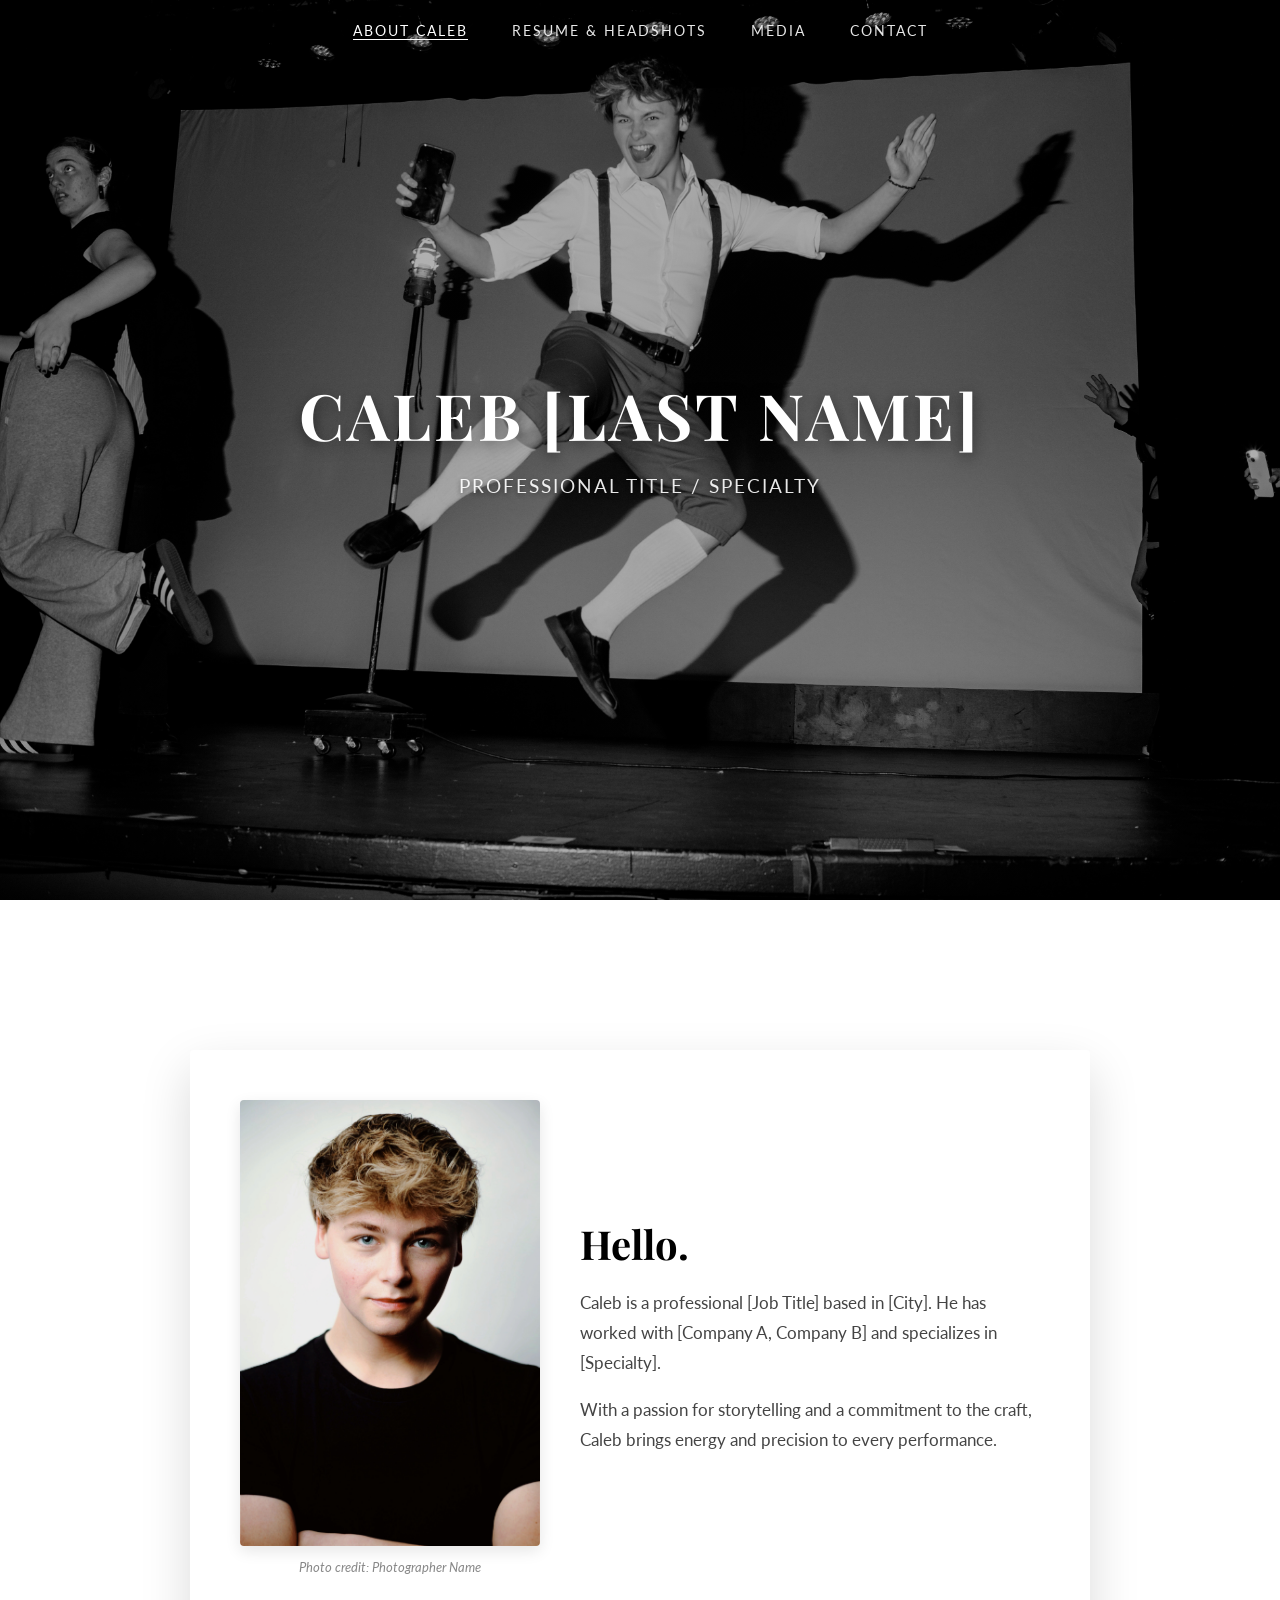
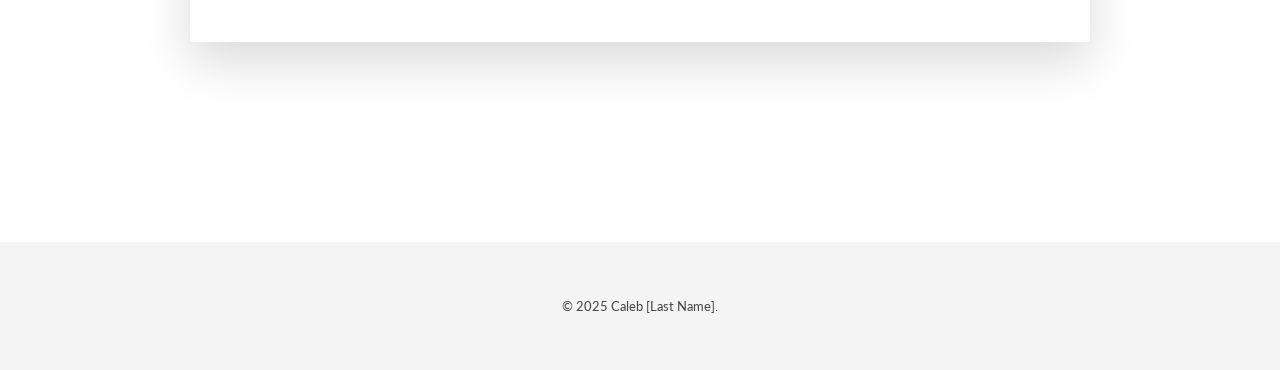
<file: index.html>
<!DOCTYPE html>
<html lang="en">
<head>
    <meta charset="UTF-8">
    <meta name="viewport" content="width=device-width, initial-scale=1.0">
    <title>Caleb | Home</title>
    <link rel="stylesheet" href="style.css">
    <link href="https://fonts.googleapis.com/css2?family=Playfair+Display:wght@400;700&family=Lato:wght@300;400&display=swap" rel="stylesheet">
</head>
<body>

    <header class="immersive-header">
        <nav>
            <ul>
                <li><a href="index.html" class="active">About Caleb</a></li>
                <li><a href="resume.html">Resume & Headshots</a></li>
                <li><a href="media.html">Media</a></li>
                <li><a href="contact.html">Contact</a></li>
            </ul>
        </nav>
    </header>

    <section class="hero-immersive" id="hero">
        <div class="hero-content">
            <h1>Caleb [Last Name]</h1>
            <p class="tagline-hero">PROFESSIONAL TITLE / SPECIALTY</p>
        </div>
    </section>

    <section class="about-reveal" id="reveal">
        <div class="content-section">
            <div class="profile-container">
                <div class="headshot-placeholder">
                    <img src="headshot.jpg" alt="Caleb Headshot">
                    <p class="caption">Photo credit: Photographer Name</p>
                </div>
                <div class="bio-text">
                    <h2>Hello.</h2>
                    <p>Caleb is a professional [Job Title] based in [City]. He has worked with [Company A, Company B] and specializes in [Specialty].</p>
                    <p>With a passion for storytelling and a commitment to the craft, Caleb brings energy and precision to every performance.</p> 
                </div>
            </div>
        </div>
    </section>

    <footer>
        <p>&copy; 2025 Caleb [Last Name].</p>
    </footer>

    <script>
        // Select the elements we need to watch and manipulate
        const heroSection = document.getElementById('hero');
        const revealSection = document.getElementById('reveal');

        // Create an observer that watches for when the bio section enters the screen
        const observer = new IntersectionObserver((entries) => {
            entries.forEach(entry => {
                // If the bio section is even slightly visible (isIntersecting)...
                if (entry.isIntersecting) {
                    // Add the 'scrolled-state' class to the hero
                    heroSection.classList.add('scrolled-state');
                } else {
                    // Otherwise remove it (if you scroll back up)
                    heroSection.classList.remove('scrolled-state');
                }
            });
        }, { threshold: 0.1 }); // Trigger when 10% of the bio section is visible

        // Start watching the reveal section
        observer.observe(revealSection);
    </script>

</body>
</html>
</file>
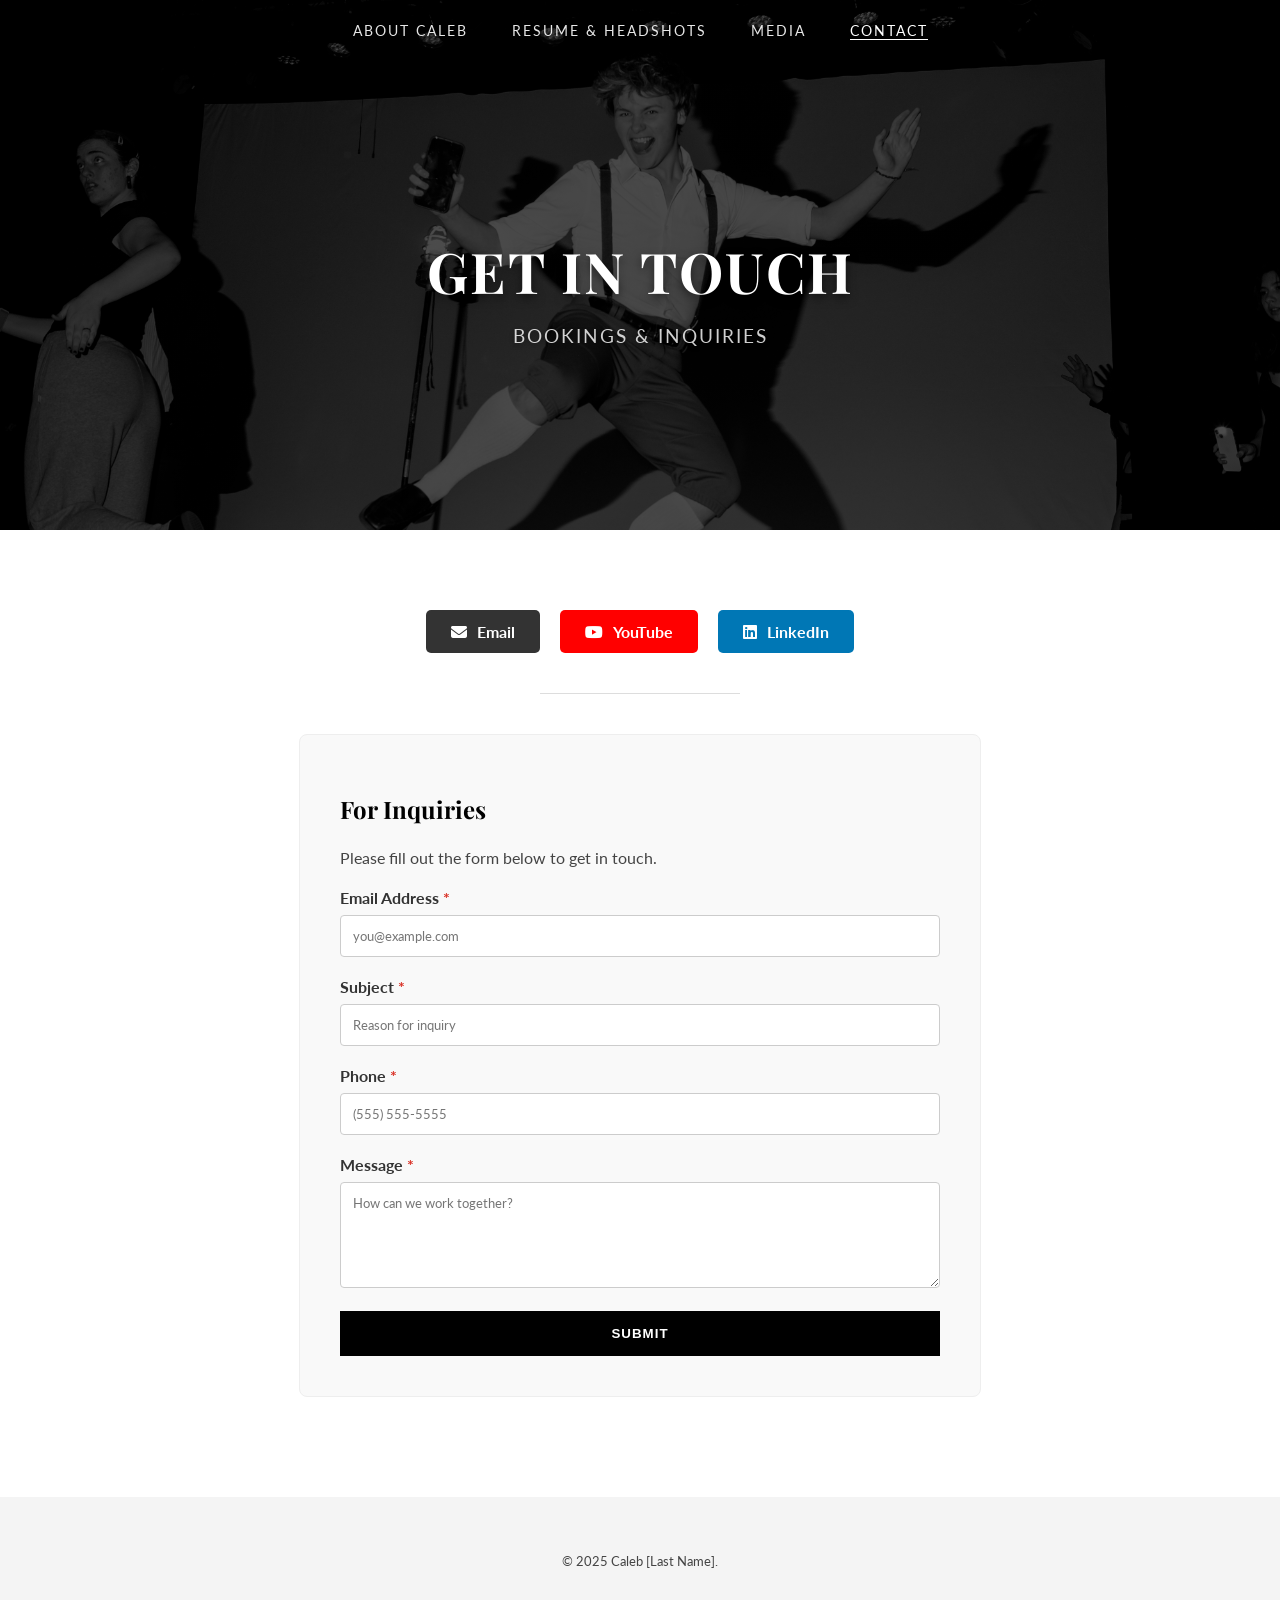
<file: contact.html>
<!DOCTYPE html>
<html lang="en">
<head>
    <meta charset="UTF-8">
    <meta name="viewport" content="width=device-width, initial-scale=1.0">
    <title>Caleb | Contact</title>
    <link rel="stylesheet" href="style.css">
    <link href="https://fonts.googleapis.com/css2?family=Playfair+Display:wght@400;700&family=Lato:wght@300;400&display=swap" rel="stylesheet">
    <link rel="stylesheet" href="https://cdnjs.cloudflare.com/ajax/libs/font-awesome/6.4.0/css/all.min.css">
</head>
<body>

    <header class="immersive-header">
        <nav>
            <ul>
                <li><a href="index.html">About Caleb</a></li>
                <li><a href="resume.html">Resume & Headshots</a></li>
                <li><a href="media.html">Media</a></li>
                <li><a href="contact.html" class="active">Contact</a></li>
            </ul>
        </nav>
    </header>

    <section class="sub-hero">
        <div class="sub-hero-content">
            <h1>Get in Touch</h1>
            <p class="tagline-hero">Bookings & Inquiries</p>
        </div>
    </section>

    <main class="page-content-wrapper">
        <section class="content-section">
            
            <div class="contact-buttons">
                <a href="mailto:exampleemail@gmail.com" class="btn-social email">
                    <i class="fas fa-envelope"></i> Email
                </a>
                
                <a href="https://www.youtube.com/@YourChannelHandle" target="_blank" class="btn-social youtube">
                    <i class="fab fa-youtube"></i> YouTube
                </a>

                <a href="https://www.linkedin.com/in/yourprofile" target="_blank" class="btn-social linkedin">
                    <i class="fab fa-linkedin"></i> LinkedIn
                </a>
            </div>

            <hr class="divider">

            <div class="form-container">
                <h2>For Inquiries</h2>
                <p>Please fill out the form below to get in touch.</p>

                <form action="https://formspree.io/f/mnneegnl" method="POST">
                    
                    <div class="form-group">
                        <label for="email">Email Address <span class="required">*</span></label>
                        <input type="email" id="email" name="email" placeholder="you@example.com" required>
                    </div>

                    <div class="form-group">
                        <label for="subject">Subject <span class="required">*</span></label>
                        <input type="text" id="subject" name="subject" placeholder="Reason for inquiry" required>
                    </div>

                    <div class="form-group">
                        <label for="phone">Phone <span class="required">*</span></label>
                        <input type="tel" id="phone" name="phone" placeholder="(555) 555-5555" required>
                    </div>

                    <div class="form-group">
                        <label for="message">Message <span class="required">*</span></label>
                        <textarea id="message" name="message" rows="5" placeholder="How can we work together?" required></textarea>
                    </div>

                    <button type="submit" class="btn-submit">SUBMIT</button>

                </form>
            </div>

        </section>
    </main>

    <footer>
        <p>&copy; 2025 Caleb [Last Name].</p>
    </footer>

</body>
</html>
</file>
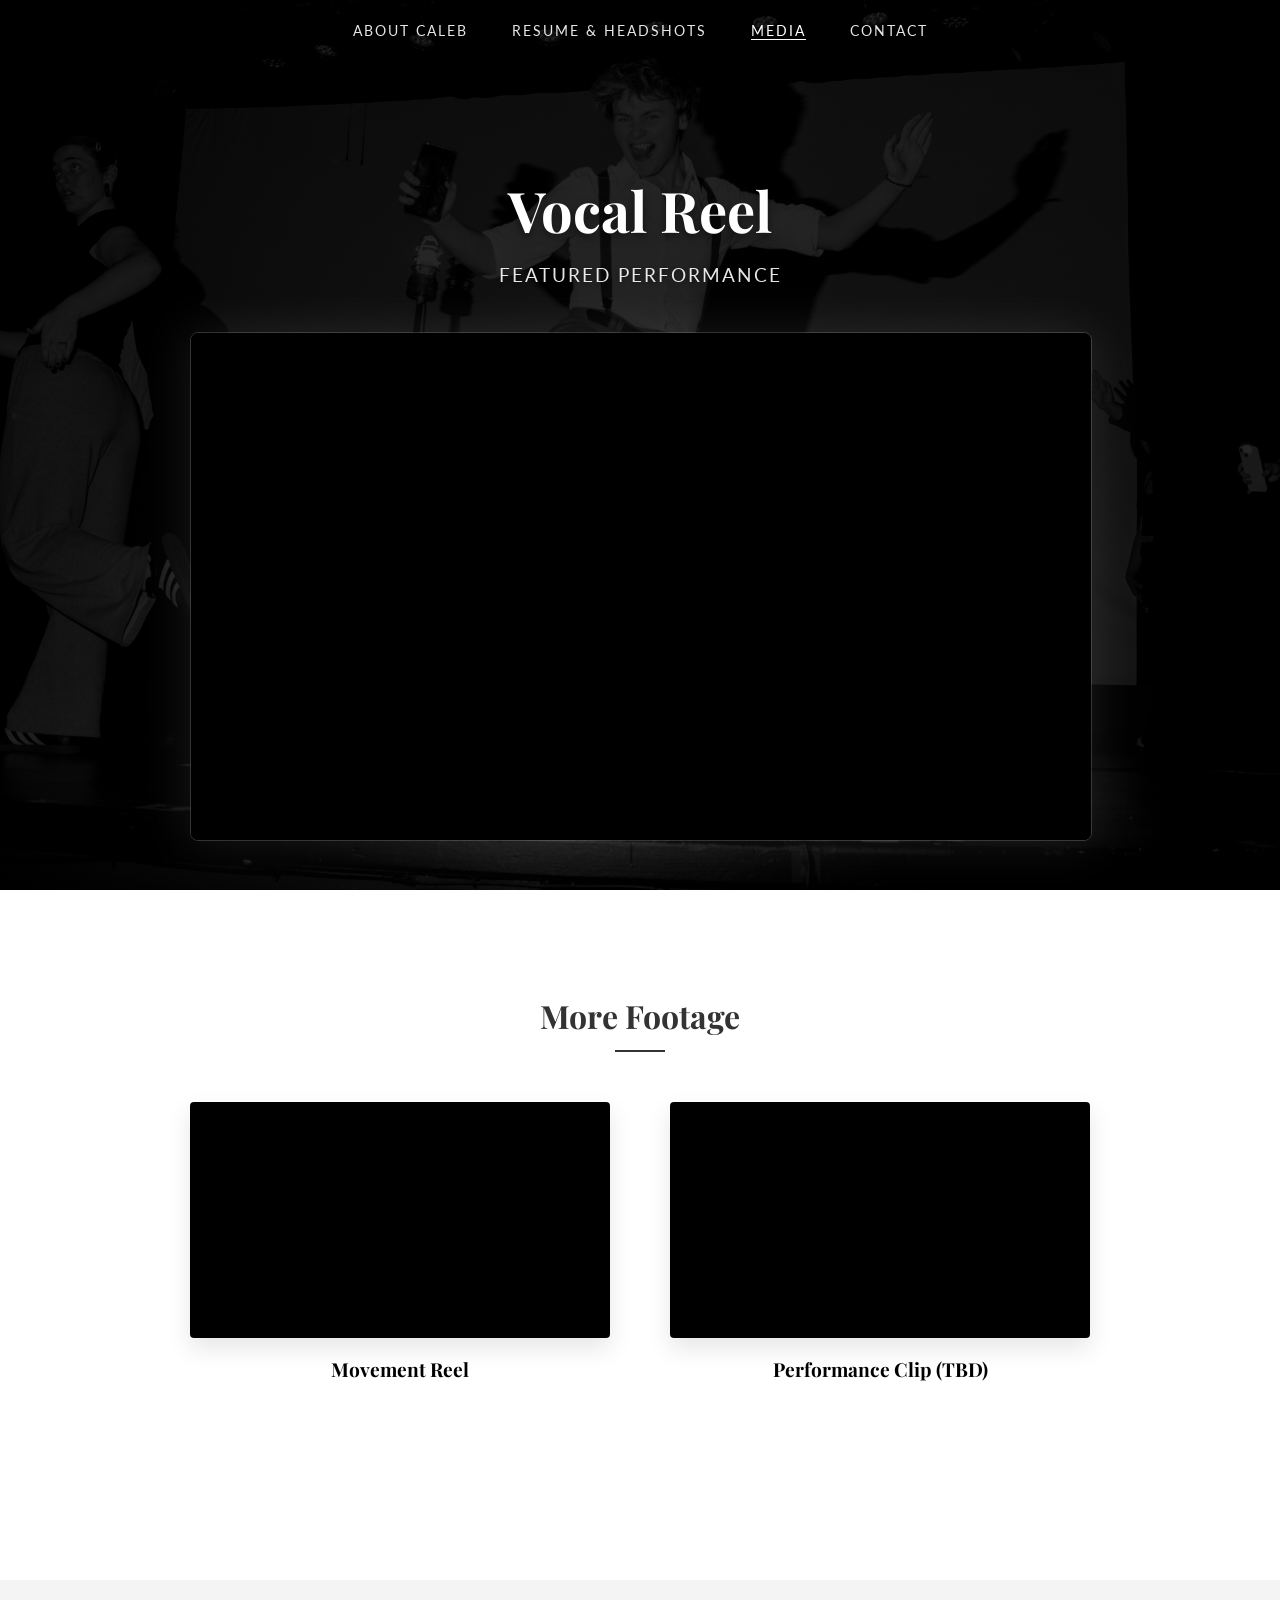
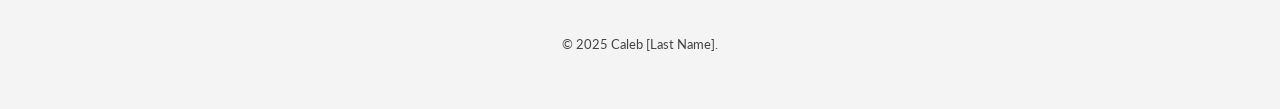
<file: media.html>
<!DOCTYPE html>
<html lang="en">
<head>
    <meta charset="UTF-8">
    <meta name="viewport" content="width=device-width, initial-scale=1.0">
    <title>Caleb | Media</title>
    <link rel="stylesheet" href="style.css">
    <link href="https://fonts.googleapis.com/css2?family=Playfair+Display:wght@400;700&family=Lato:wght@300;400&display=swap" rel="stylesheet">
</head>
<body>

    <header class="immersive-header">
        <nav>
            <ul>
                <li><a href="index.html">About Caleb</a></li>
                <li><a href="resume.html">Resume & Headshots</a></li>
                <li><a href="media.html" class="active">Media</a></li>
                <li><a href="contact.html">Contact</a></li>
            </ul>
        </nav>
    </header>

    <section class="media-hero">
        <div class="media-hero-content">
            <h1>Vocal Reel</h1>
            <p class="tagline-hero">FEATURED PERFORMANCE</p>
            
            <div class="cinema-container">
                <div class="video-wrapper">
                    <iframe src="https://www.youtube.com/embed/dQw4w9WgXcQ" 
                            title="Vocal Reel" frameborder="0" 
                            allow="accelerometer; autoplay; clipboard-write; encrypted-media; gyroscope; picture-in-picture" 
                            allowfullscreen></iframe>
                </div>
            </div>
        </div>
    </section>

    <section class="media-gallery-section">
        <div class="content-section">
            <h2 class="gallery-title">More Footage</h2>
            
            <div class="media-grid">
                <div class="media-item">
                    <div class="video-container">
                        <iframe src="https://www.youtube.com/embed/dQw4w9WgXcQ" 
                                title="Movement Reel" frameborder="0" 
                                allow="accelerometer; autoplay; clipboard-write; encrypted-media; gyroscope; picture-in-picture" 
                                allowfullscreen></iframe>
                    </div>
                    <h3>Movement Reel</h3>
                </div>

                <div class="media-item">
                    <div class="video-container">
                        <iframe src="https://www.youtube.com/embed/dQw4w9WgXcQ" 
                                title="Performance Clip" frameborder="0" 
                                allow="accelerometer; autoplay; clipboard-write; encrypted-media; gyroscope; picture-in-picture" 
                                allowfullscreen></iframe>
                    </div>
                    <h3>Performance Clip (TBD)</h3>
                </div>
            </div>
        </div>
    </section>

    <footer>
        <p>&copy; 2025 Caleb [Last Name].</p>
    </footer>

</body>
</html>
</file>
<file: style.css>
/* =========================================
   1. GLOBAL RESET & TYPOGRAPHY
   ========================================= */
body, html {
    margin: 0;
    padding: 0;
    font-family: 'Lato', sans-serif;
    color: #333;
    background-color: #ffffff;
    overflow-x: hidden;
    scroll-behavior: smooth;
    -webkit-text-size-adjust: 100%;
}

h1, h2, h3, h4 {
    font-family: 'Playfair Display', serif;
    font-weight: 700;
    color: #000;
    line-height: 1.2;
}

p {
    line-height: 1.8;
    color: #444;
}

a {
    text-decoration: none;
    transition: color 0.3s ease;
    color: #000;
}

a:hover {
    color: #666;
}

/* =========================================
   2. NAVIGATION
   ========================================= */
nav ul {
    list-style: none;
    padding: 0;
    margin: 0;
}

nav li {
    display: inline;
    margin: 0 20px;
}

nav a {
    font-size: 0.85rem;
    text-transform: uppercase;
    letter-spacing: 2px;
}

/* =========================================
   3. HEADERS
   ========================================= */
.immersive-header {
    position: absolute;
    top: 0;
    width: 100%;
    z-index: 20;
    padding: 20px 0;
    text-align: center;
}

.immersive-header nav a {
    color: rgba(255,255,255,0.9);
    text-shadow: 0 1px 3px rgba(0,0,0,0.5);
}

.immersive-header nav a:hover,
.immersive-header nav a.active {
    color: #ffffff;
    border-bottom: 1px solid #fff;
}

/* =========================================
   4. HOME PAGE
   ========================================= */
.hero-immersive {
    position: relative;
    height: 100vh; 
    display: flex;
    justify-content: center;
    align-items: center;
    text-align: center;
    color: white; 
    overflow: hidden; /* Ensures background doesn't spill */
    z-index: 1;
    background-color: #000;
}

/* Shared Background Logic */
.hero-immersive::before,
.media-hero::before,
.sub-hero::before {
    content: '';
    position: absolute;
    top: 0;
    left: 0;
    width: 100%;
    height: 100%;
    background-size: cover;
    background-position: center top; 
    z-index: -1;
    background-attachment: fixed; /* Desktop Parallax */
    will-change: transform;
}

/* Home Page Image */
.hero-immersive::before {
    background-image: linear-gradient(rgba(0,0,0,0.3), rgba(0,0,0,0.3)), url('hero.jpg');
    transition: filter 1.2s ease, transform 1.2s ease;
}

.hero-content h1 {
    font-size: 4rem;
    margin: 0;
    letter-spacing: 3px;
    text-transform: uppercase;
    text-shadow: 0 4px 15px rgba(0,0,0,0.5);
    color: #fff;
}

.tagline-hero {
    font-size: 1.2rem;
    letter-spacing: 2px;
    text-transform: uppercase;
    opacity: 0.9;
    margin-top: 15px;
    text-shadow: 0 2px 5px rgba(0,0,0,0.5);
    color: #fff;
}

.hero-immersive.scrolled-state::before {
    filter: blur(20px) brightness(0.9);
    transform: scale(1.05);
}

.about-reveal {
    background-color: transparent; 
    padding: 150px 20px 100px 20px;
    position: relative;
    z-index: 10;
    min-height: 60vh;
}

.profile-container {
    display: flex;
    flex-direction: row; 
    justify-content: center;
    align-items: center; 
    gap: 40px; 
    background: rgba(255, 255, 255, 0.95);
    padding: 50px;
    border-radius: 4px;
    color: #333; 
    max-width: 1000px; 
    margin: 0 auto;
    box-shadow: 0 20px 50px rgba(0,0,0,0.15);
}

.headshot-placeholder { flex-shrink: 0; }
.headshot-placeholder img {
    width: 300px; 
    height: auto;
    border-radius: 4px;
    display: block; 
    box-shadow: 0 5px 15px rgba(0,0,0,0.1);
}

.caption {
    font-size: 0.8rem;
    color: #888;
    text-align: center;
    margin-top: 10px;
    font-style: italic;
}

.bio-text {
    flex: 1; 
    min-width: 300px; 
    line-height: 1.9;
    font-size: 1.05rem;
}
.bio-text h2 { font-size: 2.5rem; margin-top: 0; margin-bottom: 20px; color: #000; }

/* =========================================
   5. MEDIA PAGE
   ========================================= */
.media-hero {
    position: relative;
    min-height: 90vh; 
    display: flex;
    justify-content: center;
    align-items: center;
    text-align: center;
    color: white;
    padding-top: 80px;
    background-color: #000;
    z-index: 1;
    overflow: hidden; /* CRITICAL: Crops the "100vh" pseudo element */
}

.media-hero::before {
    background-image: linear-gradient(rgba(0,0,0,0.85), rgba(0,0,0,0.85)), url('hero.jpg');
}

.media-hero-content {
    width: 100%;
    max-width: 900px;
    padding: 20px;
}
.media-hero-content h1 {
    font-size: 3.5rem;
    margin-bottom: 10px;
    text-shadow: 0 4px 10px rgba(0,0,0,0.5);
    color: #fff;
}

.cinema-container {
    margin-top: 40px;
    position: relative;
    width: 100%;
    box-shadow: 0 0 50px rgba(255, 255, 255, 0.1); 
    border-radius: 8px;
    overflow: hidden;
    border: 1px solid rgba(255,255,255,0.2);
}

.video-wrapper, .video-container {
    position: relative;
    padding-bottom: 56.25%;
    height: 0;
    background: #000;
}
.video-wrapper iframe, .video-container iframe {
    position: absolute;
    top: 0;
    left: 0;
    width: 100%;
    height: 100%;
}

.media-gallery-section {
    background-color: #ffffff;
    padding: 80px 20px;
    position: relative;
    z-index: 10;
}

.gallery-title {
    text-align: center;
    font-size: 2rem;
    color: #333;
    margin-bottom: 50px;
    position: relative;
    display: inline-block;
    width: 100%;
}
.gallery-title::after {
    content: '';
    display: block;
    width: 50px;
    height: 2px;
    background: #333;
    margin: 15px auto 0;
}

.media-grid { display: grid; grid-template-columns: 1fr 1fr; gap: 60px; }
.media-item { text-align: center; }
.media-item h3 { margin-top: 20px; font-size: 1.2rem; color: #000; }

.video-container {
    border-radius: 4px;
    box-shadow: 0 10px 25px rgba(0,0,0,0.1);
    transition: transform 0.3s ease;
}
.media-item:hover .video-container { transform: translateY(-5px); }

/* =========================================
   6. SUB-PAGE HERO (Resume & Contact)
   ========================================= */
.sub-hero {
    position: relative;
    min-height: 50vh; 
    display: flex;
    justify-content: center;
    align-items: center;
    text-align: center;
    color: white;
    padding-top: 80px;
    background-color: #000;
    z-index: 1;
    overflow: hidden; /* CRITICAL: Crops the "100vh" pseudo element */
}

.sub-hero::before {
    background-image: linear-gradient(rgba(0,0,0,0.7), rgba(0,0,0,0.7)), url('hero.jpg');
}

.sub-hero-content h1 {
    font-size: 3.5rem;
    margin: 0;
    text-shadow: 0 4px 10px rgba(0,0,0,0.5);
    color: #fff;
    text-transform: uppercase;
    letter-spacing: 2px;
}
.sub-hero-content .tagline-hero { color: rgba(255,255,255,0.9); }

.page-content-wrapper {
    padding-top: 80px;
    background-color: #fff;
    position: relative;
    z-index: 10;
}

/* =========================================
   7. CONTACT & FORM STYLES
   ========================================= */
.contact-buttons {
    display: flex;
    justify-content: center;
    gap: 20px;
    margin-bottom: 40px;
    flex-wrap: wrap;
}
.btn-social {
    display: inline-flex;
    align-items: center;
    gap: 10px;
    padding: 12px 25px;
    border-radius: 5px;
    font-weight: bold;
    color: white;
}
.btn-social:hover { transform: translateY(-2px); opacity: 0.9; }
.btn-social.email { background-color: #333; }
.btn-social.youtube { background-color: #FF0000; }
.btn-social.linkedin { background-color: #0077B5; }

.form-container {
    max-width: 600px;
    margin: 0 auto;
    text-align: left;
    background: #f9f9f9;
    padding: 40px;
    border-radius: 8px;
    border: 1px solid #eee; 
}
.form-group { margin-bottom: 20px; }
.form-group label { display: block; margin-bottom: 8px; font-weight: bold; color: #333; }
.required { color: #d93025; }

input[type="email"], input[type="text"], input[type="tel"], textarea {
    width: 100%;
    padding: 12px;
    border: 1px solid #ccc; 
    border-radius: 4px;
    font-family: 'Lato', sans-serif;
    box-sizing: border-box;
    background-color: #fff;
    color: #333;
}
.btn-submit {
    display: block;
    width: 100%;
    padding: 15px;
    background-color: #000;
    color: #fff;
    border: none;
    font-weight: bold;
    cursor: pointer;
    margin-top: 10px;
    letter-spacing: 1px;
}
.btn-submit:hover { background-color: #333; }

/* =========================================
   8. RESUME & UTILITIES
   ========================================= */
.download-bar { text-align: center; margin-bottom: 20px; font-size: 0.9rem; color: #888; }
.download-bar a { text-decoration: underline; color: #555; }

.pdf-viewer-container {
    width: 100%;
    max-width: 850px; 
    margin: 0 auto; 
    height: 1100px; 
    background-color: #fff; 
    border: none;
    box-shadow: none;
    display: block;
}

.headshot-grid {
    display: grid;
    grid-template-columns: repeat(auto-fit, minmax(250px, 1fr));
    gap: 40px;
    justify-content: center;
}
.headshot-item { text-align: center; }
.headshot-item img {
    width: 100%;
    height: auto;
    border-radius: 4px;
    box-shadow: 0 5px 15px rgba(0,0,0,0.1);
    transition: transform 0.3s ease;
    display: block;
}
.headshot-item:hover img { transform: scale(1.02); }

.content-section {
    max-width: 900px;
    margin: 0 auto 100px auto;
    padding: 0 20px;
}
.divider {
    border: 0;
    height: 1px;
    background: #ddd; 
    margin: 40px auto;
    max-width: 200px;
}

footer {
    padding: 40px;
    background-color: #f4f4f4;
    text-align: center;
    font-size: 0.8rem;
    color: #888;
    position: relative;
    z-index: 10;
}

/* =========================================
   10. MOBILE RESPONSIVENESS (The Critical Fixes)
   ========================================= */
@media (max-width: 768px) {
    
    /* BACKGROUND FIX: Stops the "Jump" between pages */
    .hero-immersive::before, 
    .media-hero::before, 
    .sub-hero::before {
        background-attachment: scroll;
        background-position: center top; 
        
        /* Forces background to ALWAYS calculate based on full screen height */
        /* This prevents re-scaling when switching between short/tall pages */
        height: 100vh; 
        
        background-image: linear-gradient(rgba(0,0,0,0.85), rgba(0,0,0,0.85)), url('hero.jpg');
    }

    /* TYPOGRAPHY */
    .hero-content h1, 
    .media-hero-content h1, 
    .sub-hero-content h1 {
        font-size: 2.2rem; 
        padding: 0 10px;
    }

    /* NAVIGATION */
    .immersive-header { position: relative; background: #000; }
    .immersive-header nav li { display: block; margin: 10px 0; }

    /* LAYOUT ADJUSTMENTS */
    .profile-container { flex-direction: column; padding: 30px 20px; width: auto; }
    .headshot-placeholder img { width: 100%; max-width: 300px; margin: 0 auto; }
    .bio-text { text-align: left; font-size: 1rem; }
    .about-reveal { padding-top: 50px; }
    .media-grid { grid-template-columns: 1fr; gap: 40px; }
    .pdf-viewer-container { height: 500px; border: 1px solid #eee; }
    .form-container { padding: 20px; }
    
    /* IOS FORM FIX */
    input[type="text"], input[type="email"], input[type="tel"], textarea {
        font-size: 16px; 
    }
}
</file>
